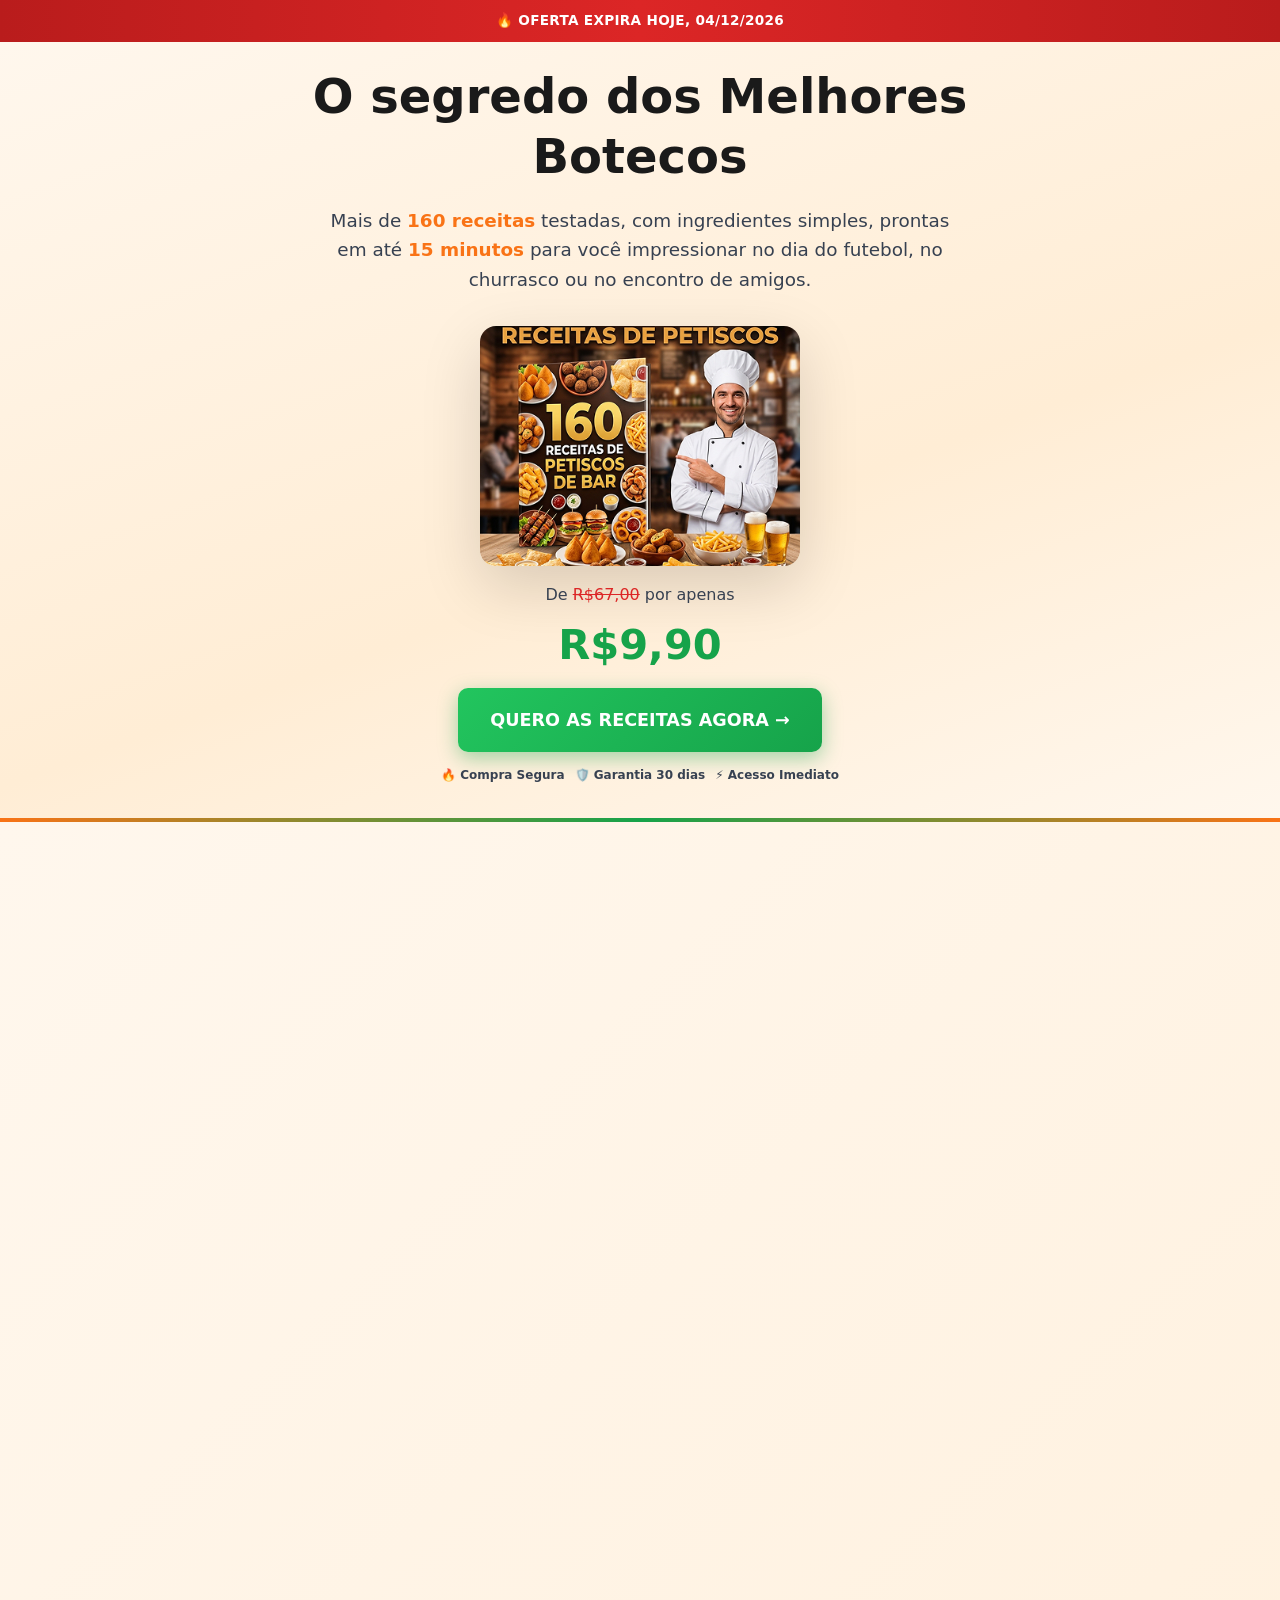
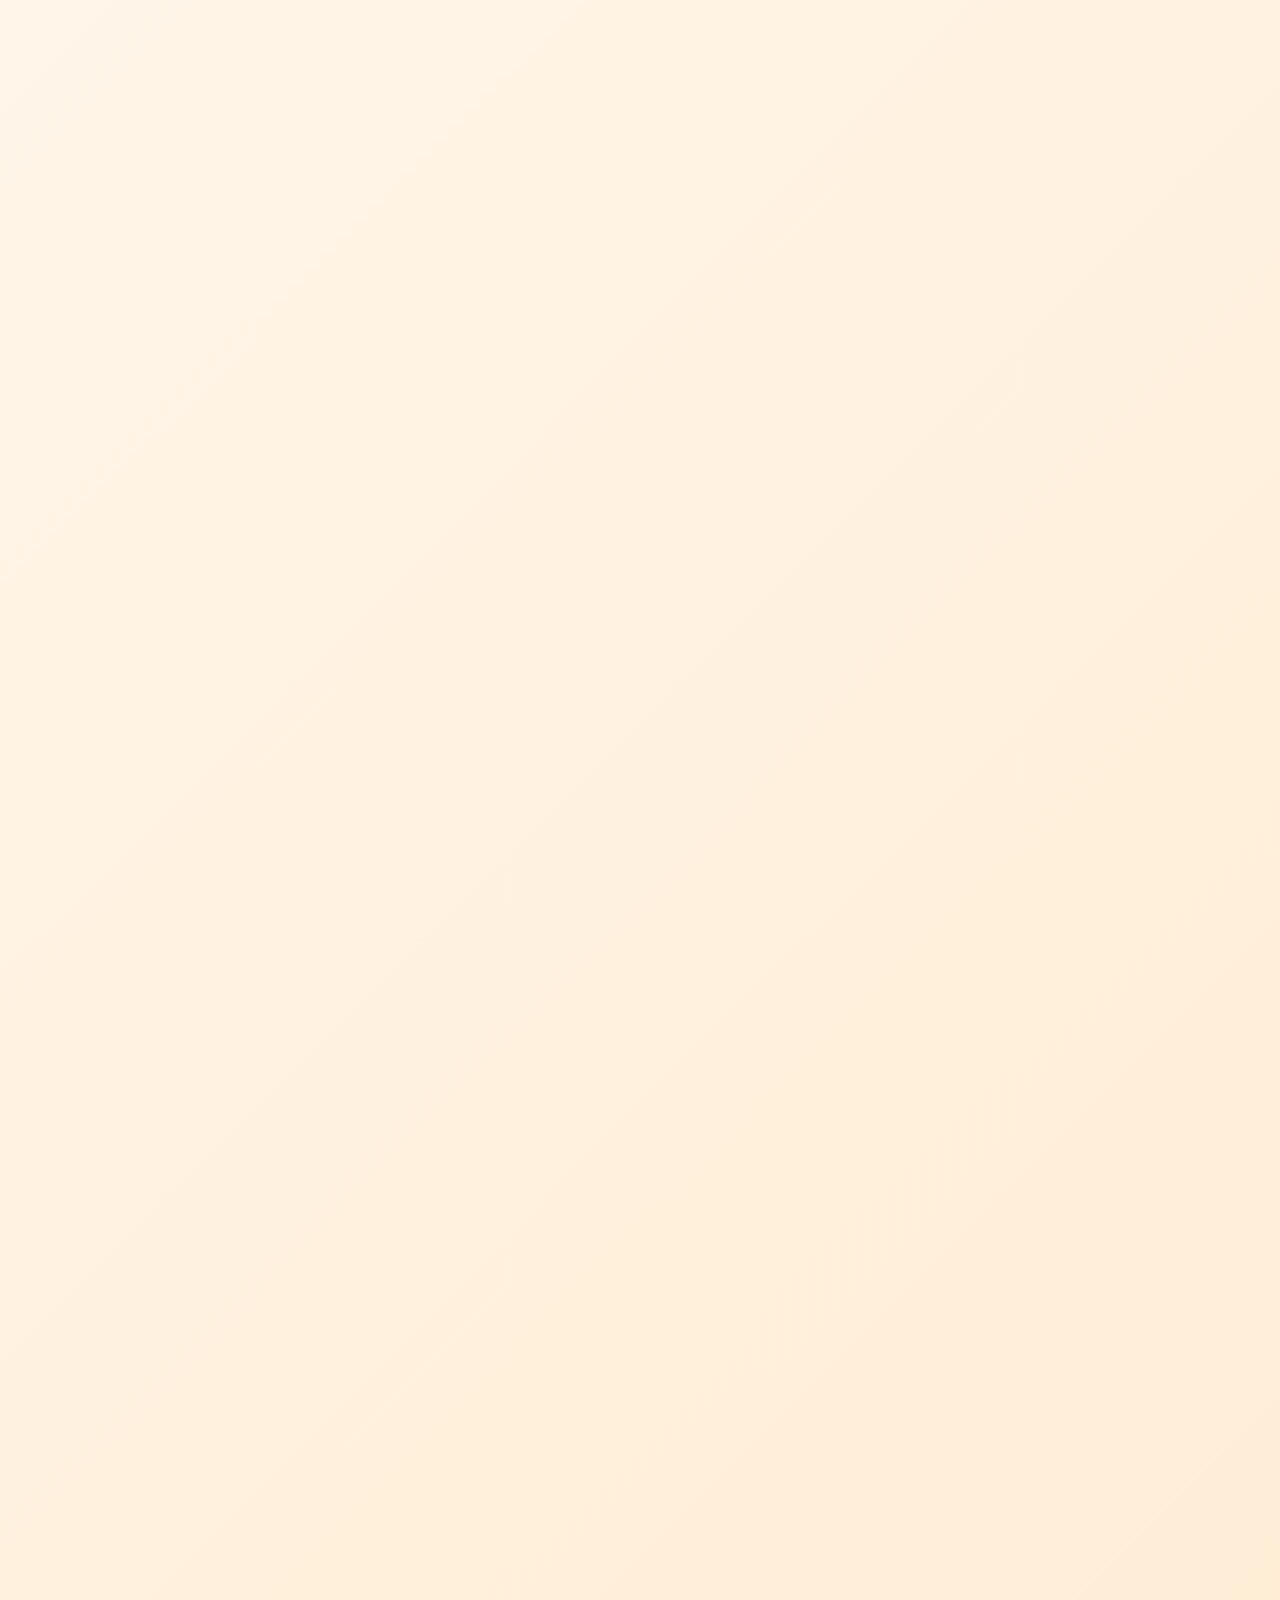
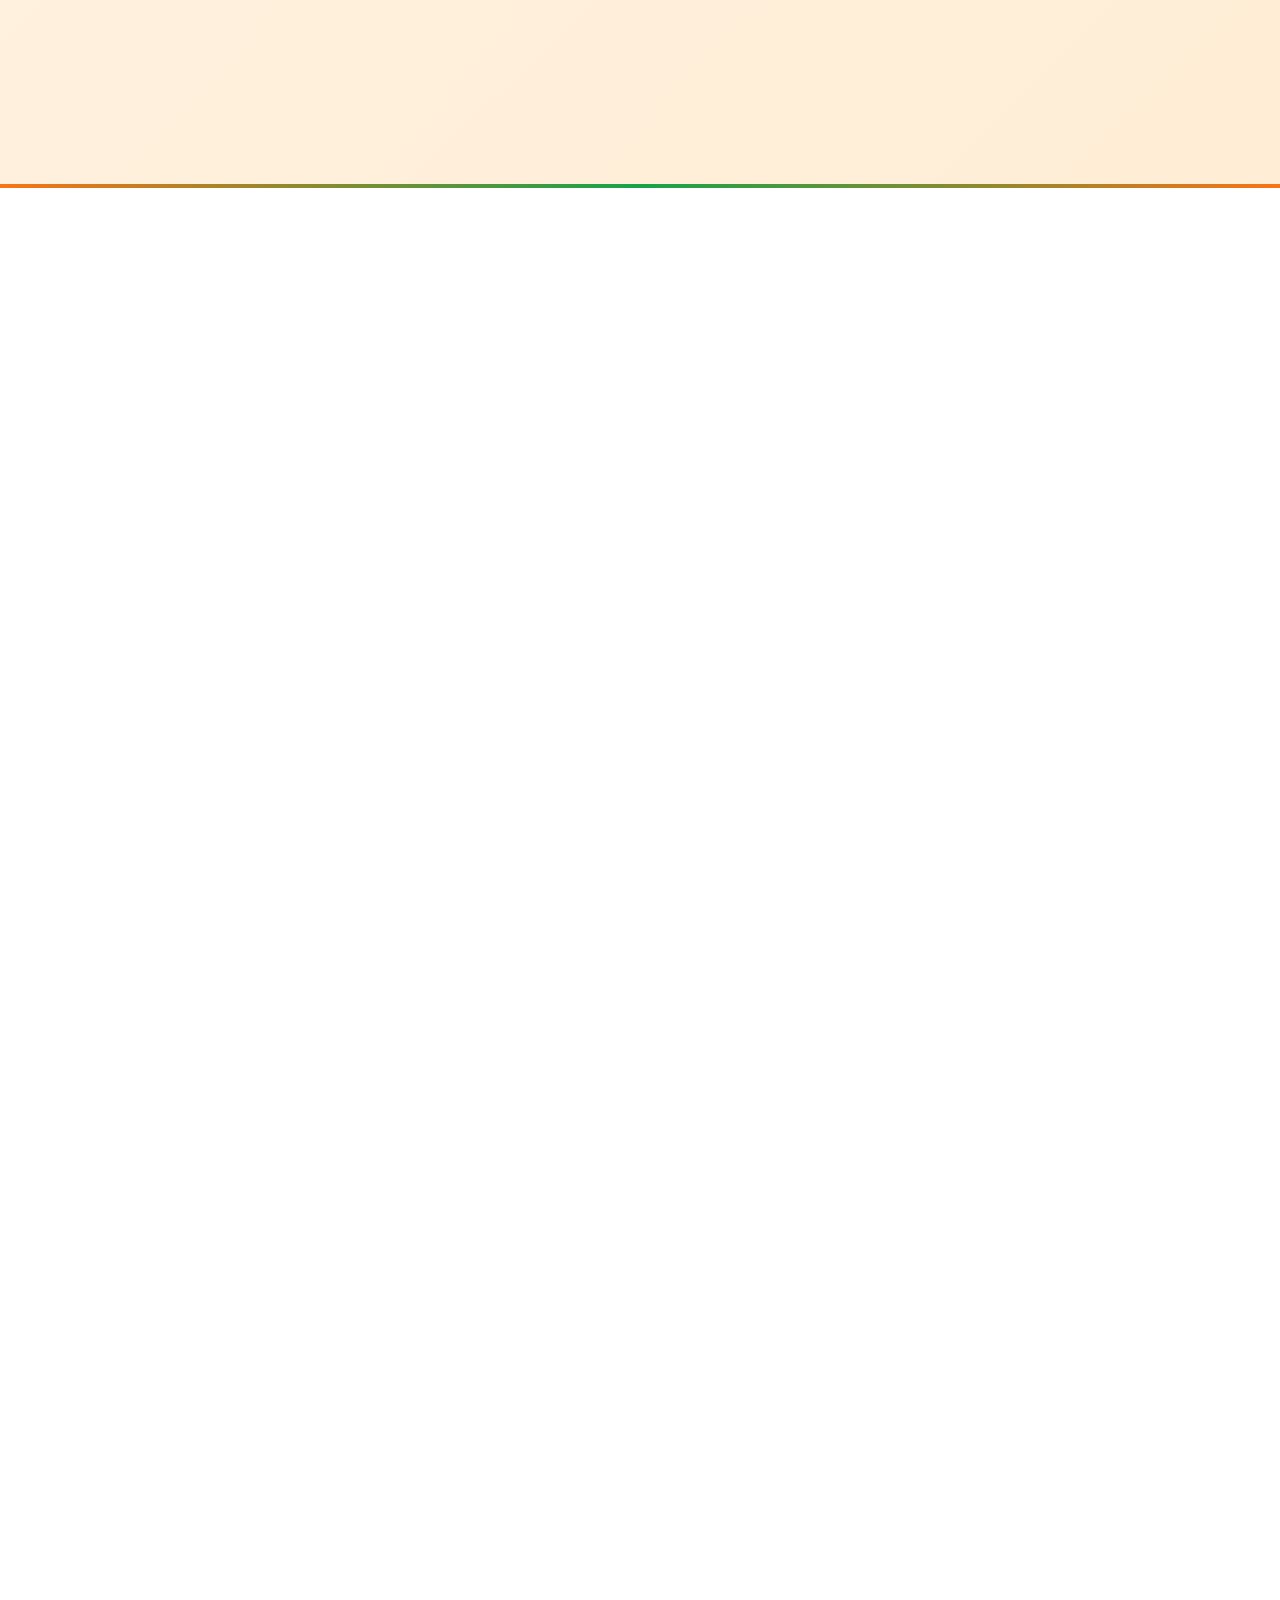
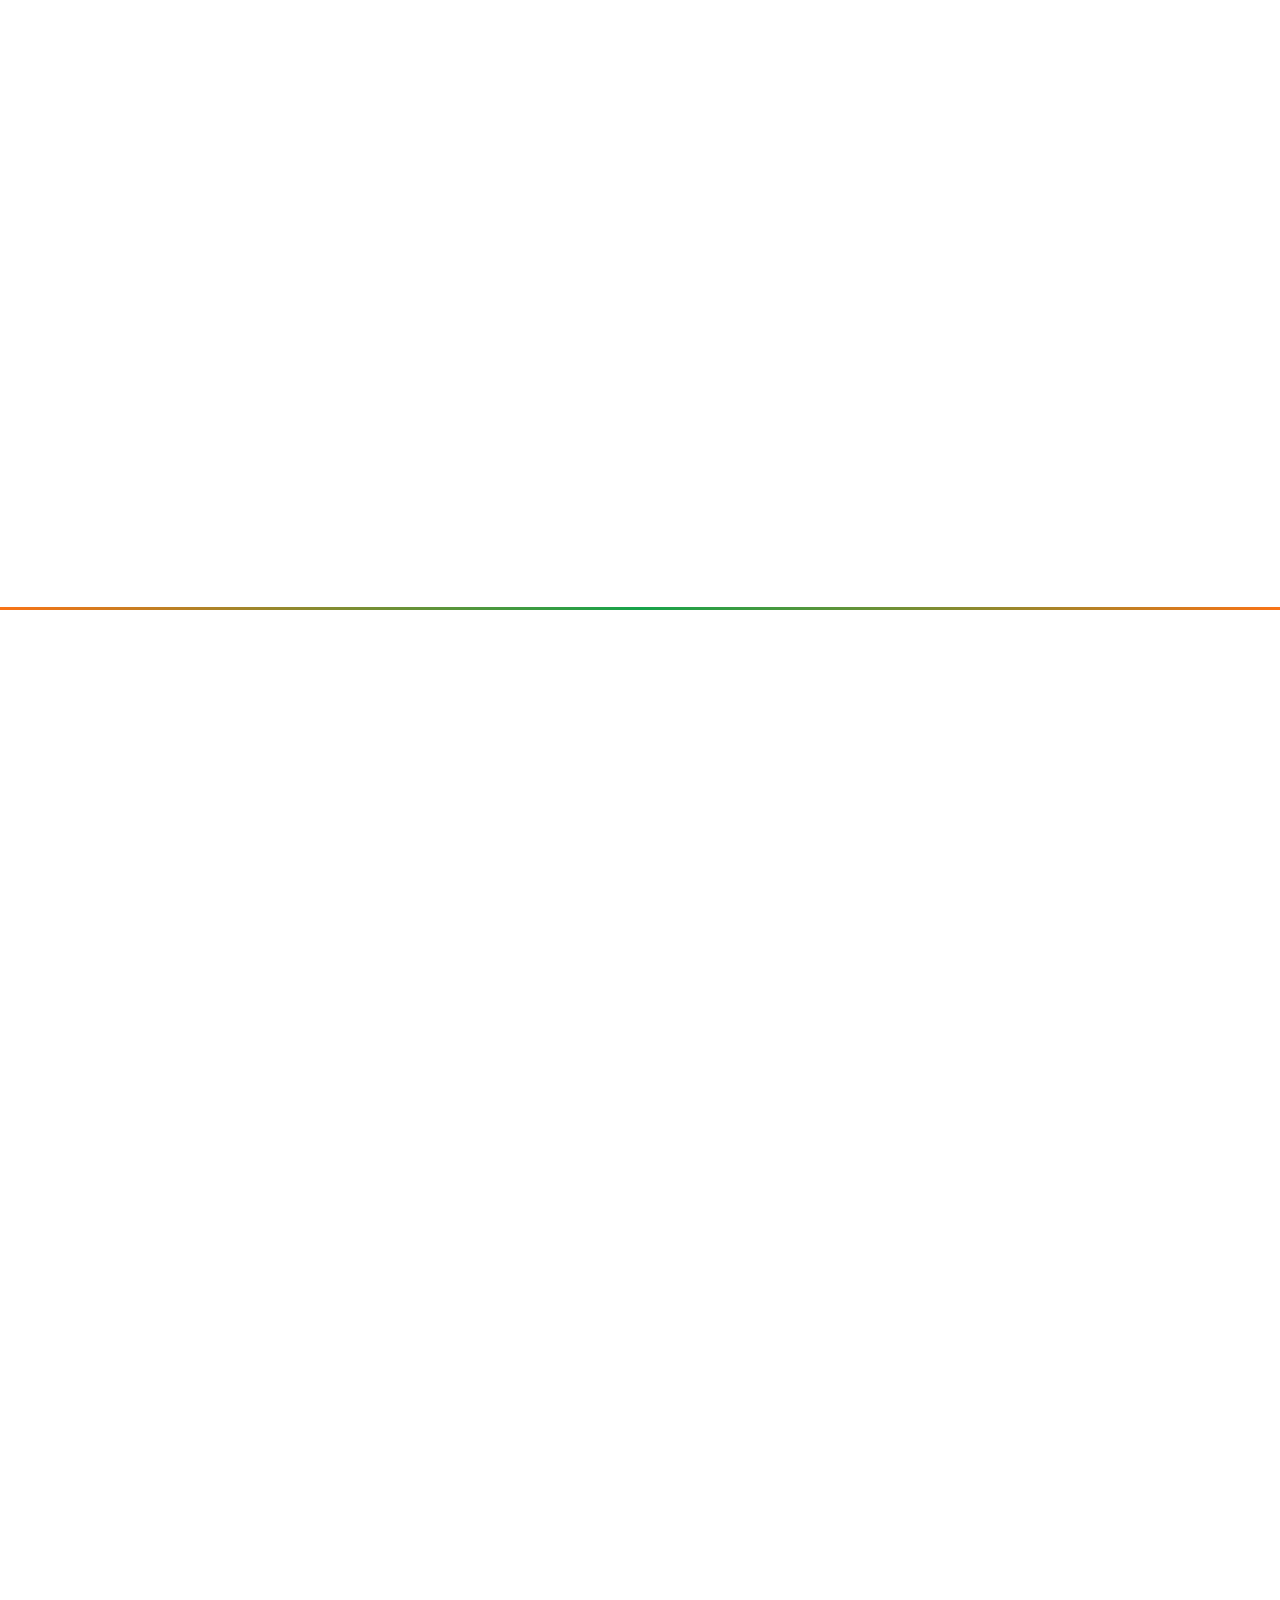
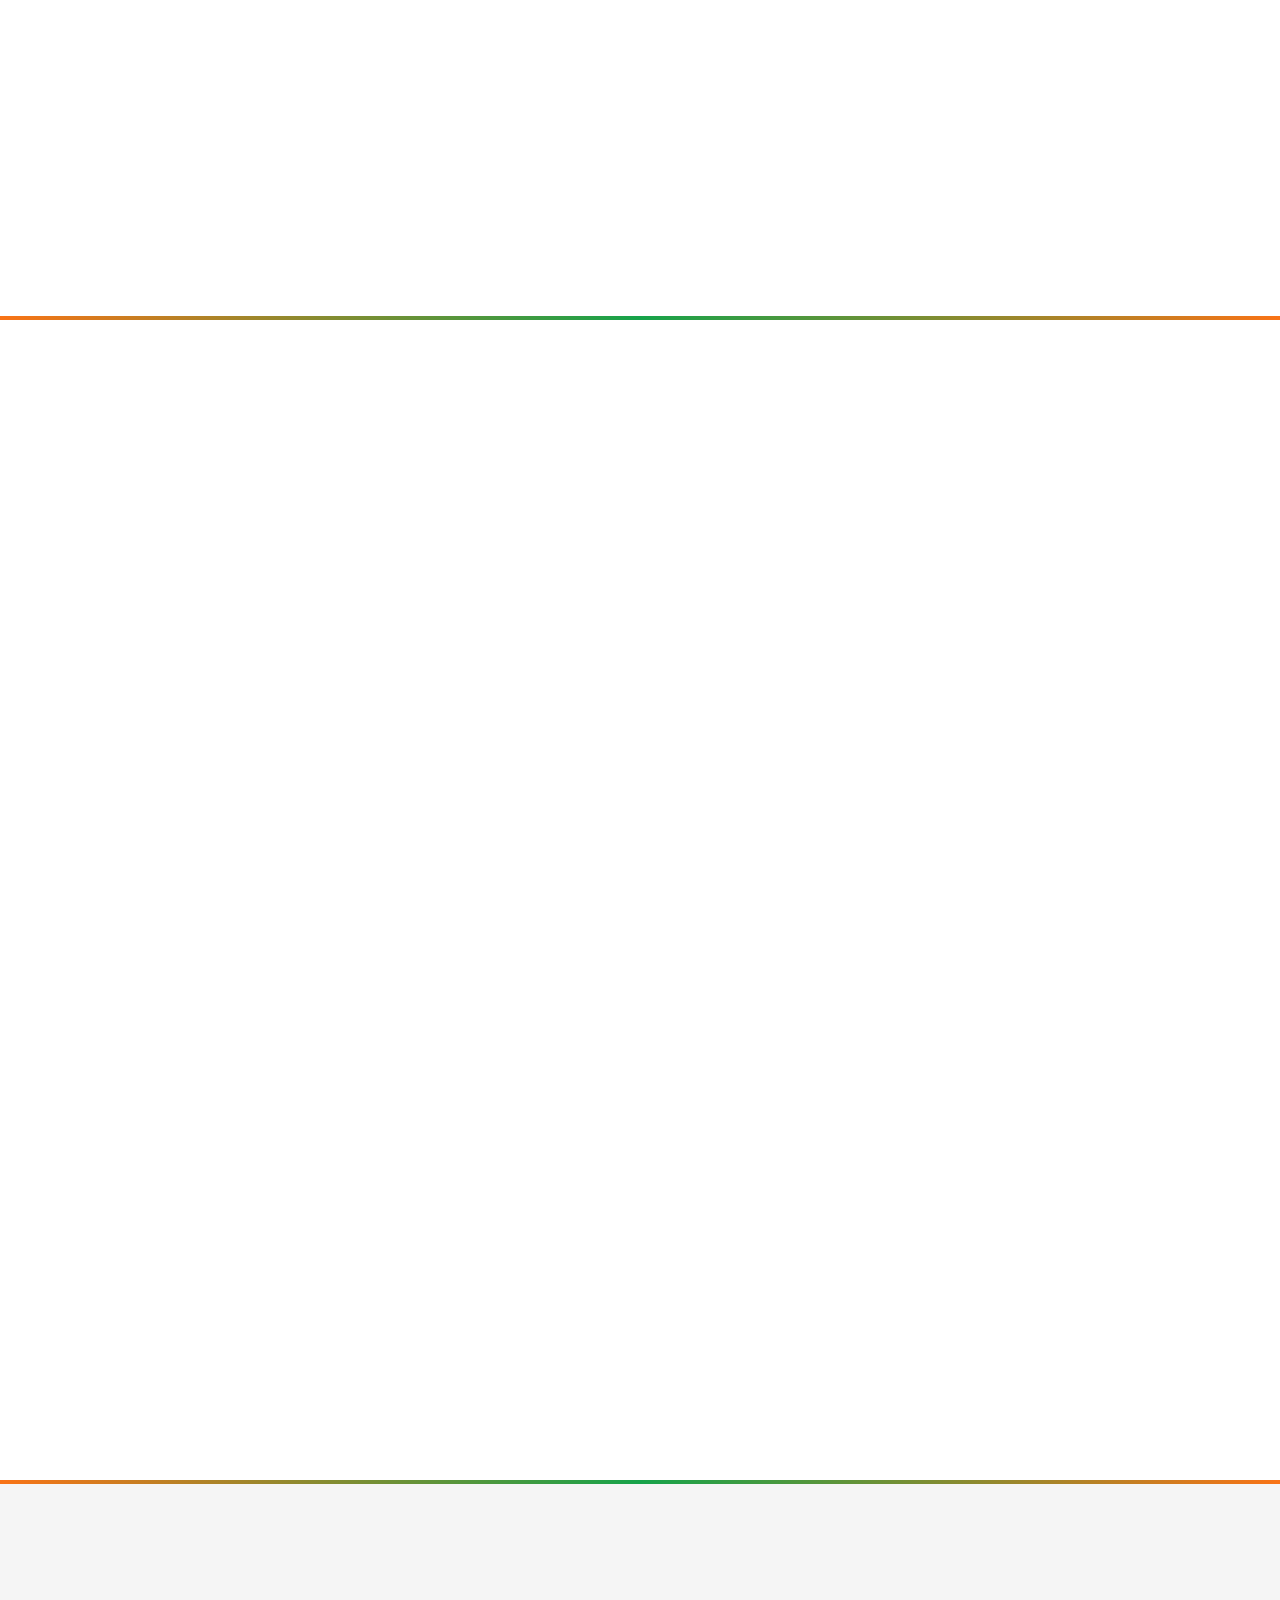
<file: index.html>
<!DOCTYPE html>
<html lang="pt-BR">
<head>
  <meta charset="UTF-8" />
  <meta name="viewport" content="width=device-width, initial-scale=1.0" />
  <meta name="theme-color" content="#F97316" />
  <title>Petiscos de Boteco — Guia Completo</title>
  <link rel="preload" as="image" href="public/hero.jpg" fetchpriority="high" />
  <link rel="stylesheet" href="style.css" />
<script
src="https://cdn.utmify.com.br/scripts/utms/latest.js"
data-utmify-prevent-xcod-sck
data-utmify-prevent-subids
data-utmify-ignore-iframe
data-utmify-is-cartpanda
async
defer
></script>

  <script type="text/javascript">
    (function(c,l,a,r,i,t,y){
        c[a]=c[a]||function(){(c[a].q=c[a].q||[]).push(arguments)};
        t=l.createElement(r);t.async=1;t.src="https://www.clarity.ms/tag/"+i;
        y=l.getElementsByTagName(r)[0];y.parentNode.insertBefore(t,y);
    })(window, document, "clarity", "script", "wn00gstpcp");
  </script>

  <script>
  window.pixelId = "69fd3b2fe3e1a566bbff4e13";
  var a = document.createElement("script");
  a.setAttribute("async", "");
  a.setAttribute("defer", "");
  a.setAttribute("src", "https://cdn.utmify.com.br/scripts/pixel/pixel.js");
  document.head.appendChild(a);
  </script>

  <script>
  !function(f,b,e,v,n,t,s)
  {if(f.fbq)return;n=f.fbq=function(){n.callMethod?
  n.callMethod.apply(n,arguments):n.queue.push(arguments)};
  if(!f._fbq)f._fbq=n;n.push=n;n.loaded=!0;n.version='2.0';
  n.queue=[];t=b.createElement(e);t.async=!0;
  t.src=v;s=b.getElementsByTagName(e)[0];
  s.parentNode.insertBefore(t,s)}(window, document,'script',
  'https://connect.facebook.net/en_US/fbevents.js');
  fbq('init', '1548798916867220');
  fbq('track', 'PageView');
  </script>
  <noscript><img height="1" width="1" style="display:none"
  src="https://www.facebook.com/tr?id=1548798916867220&ev=PageView&noscript=1"
  /></noscript>

</head>
<body>

<!-- URGENCY BAR -->
<div id="urgency-bar">
  <span style="white-space:nowrap;">🔥 OFERTA EXPIRA HOJE, <span id="today-date">27/05/2026</span></span>
</div>

<!-- DOBRA 1 — HERO -->
<section id="hero">
  <div class="container">
    <h1>O segredo dos Melhores Botecos</h1>
    <p class="sub">Mais de <span class="hl"><b>160 receitas</b></span> testadas, com ingredientes simples, prontas em até <span class="hl"><b>15 minutos</b></span> para você impressionar no dia do futebol, no churrasco ou no encontro de amigos.</p>
    <div class="hero-img">
      <img src="public/hero.jpg" alt="Guia de Petiscos de Boteco" fetchpriority="high" />
    </div>

    <div class="price-hero">
      <span class="de">De <s class="riscado">R$67,00</s> por apenas</span>
      <span class="por">R$9,90</span>
    </div>

    <a href="#planos" class="btn btn-yellow btn-pulse">QUERO AS RECEITAS AGORA →</a>

    <div class="trust-badges">
      <span>🔥 Compra Segura</span>
      <span>🛡️ Garantia 30 dias</span>
      <span>⚡ Acesso Imediato</span>
    </div>
  </div>
</section>

<div class="divider"></div>

<!-- DOBRA 2 — ENTREGÁVEIS -->
<section id="entregaveis" class="section-orange">
  <div class="container">
    <div class="badge badge-green">O que vem no seu guia</div>
    <h2>O Que Você Vai <span class="hl">Receber?</span></h2>
    <div class="features-grid">
      <div class="feature-card">
        <div class="icon">📖</div>
        <div><h3>+160 Receitas Testadas:</h3><p>Clássicos que a galera pede de novo e receitas novas que vão virar favoritas.</p></div>
      </div>
      <div class="feature-card">
        <div class="icon">👨‍🍳</div>
        <div><h3>Segredo da Crocância:</h3><p>A técnica exata que separa petisco de boteco do petisco de casa.</p></div>
      </div>
      <div class="feature-card">
        <div class="icon">⏱️</div>
        <div><h3>Pronto em Minutos:</h3><p>Do zero ao prato em até 15 minutos, sem enrolação e sem bagunça.</p></div>
      </div>
      <div class="feature-card">
        <div class="icon">🎉</div>
        <div><h3>Você Vira Referência:</h3><p>Toda vez que tiver petisco na mesa, vão perguntar onde você aprendeu.</p></div>
      </div>
      <div class="feature-card">
        <div class="icon">🔥</div>
        <div><h3>Versão Airfryer Inclusa:</h3><p>Crocante por fora, macio por dentro, sem fritar, sem óleo, sem culpa.</p></div>
      </div>
      <div class="feature-card">
        <div class="icon">🛒</div>
        <div><h3>Ingredientes Baratos:</h3><p>Tudo que você precisa tá no mercadinho do seu bairro.</p></div>
      </div>
      <div class="feature-card">
        <div class="icon">🎁</div>
        <div><h3>4 Bônus Exclusivos:</h3><p>Mais de 100 receitas extras que chegam de graça junto com o guia.</p></div>
      </div>
    </div>
  </div>
</section>

<div class="divider"></div>

<!-- DOBRA — POR QUE É INDISPENSÁVEL -->
<section id="indispensavel">
  <div class="container">

    <h1>Por que esse material <span class="hl">não pode faltar</span> na sua cozinha?</h1>
    <br><br>
    <div class="indis-fotos">
      <div class="foto-grande">
        <img src="public/1.jpg" alt="Petiscos de boteco" loading="lazy" decoding="async" />
      </div>
      <div class="fotos-menores">
        <img src="public/2.jpg" alt="Petisco 2" loading="lazy" decoding="async" />
        <img src="public/3.jpg" alt="Petisco 3" loading="lazy" decoding="async" />
      </div>
    </div>

    <div class="indis-copy">
      <p class="indis-chamada">Chega de petisco <span class="hl">sem graça, encharcado, sem crocância</span> e sem elogio nenhum.</p>

      <p class="indis-texto">Você merece servir aquela comida de boteco que faz todo mundo parar de conversar pra elogiar. Reunimos 160 receitas com o passo a passo exato pra você fritar, assar e temperar do jeito certo na primeira tentativa, sem erro e sem bagunça.</p>

      <p class="indis-destaque"><span class="hl">Crocância, Sabor e Elogios.</span> É isso que você vai colocar na mesa.</p>

      <ul class="indis-checks">
        <li>✅ Fazer Petiscos de Boteco Deliciosos <strong>SEM SUJEIRA e SEM ERRO!</strong></li>
        <li>✅ Preparar Delícias Crocantes <strong>EM MENOS DE 15 MINUTOS!</strong></li>
        <li>✅ São mais de <strong>160 Receitas DIFERENTES!</strong></li>
      </ul>

      <div style="text-align:center;">
        <a href="#planos" class="btn btn-yellow btn-pulse">QUERO DOMINAR OS PETISCOS AGORA</a>
      </div>
    </div>

  </div>
</section>

<div class="divider"></div>

<!-- DOBRA 3 — AMOSTRAS -->
<section id="amostras">
  <div class="container">
    <div class="badge">Prévia do conteúdo</div>
    <h2>Você vai incluir <span class="hl">receitas gostosas</span> como essas no seu dia a dia</h2>
    <p class="sub2">Uma pequena amostra do que você vai aprender</p>

    <div class="recipes-grid">
      <div class="recipe-card">
        <div class="recipe-thumb"><img src="public/frango.jpg" alt="Frango Crocante" loading="lazy" decoding="async" /></div>
        <div class="recipe-body">
          <h3>Frango Crocante de Boteco</h3>
          <div class="recipe-meta">
            <span class="recipe-tag tag-time">⏱ 15 min</span>
            <span class="recipe-tag tag-ing">4 ingredientes</span>
          </div>
          <p>Empanado crocante por fora, suculento por dentro, o segredo está na marinada</p>
        </div>
      </div>
      <div class="recipe-card">
        <div class="recipe-thumb"><img src="public/queijo.jpg" alt="Queijo Coalho" loading="lazy" decoding="async" /></div>
        <div class="recipe-body">
          <h3>Queijo Coalho Econômico</h3>
          <div class="recipe-meta">
            <span class="recipe-tag tag-time">⏱ 8 min</span>
            <span class="recipe-tag tag-ing">3 ingredientes</span>
          </div>
          <p>Crocante por fora, derretendo por dentro</p>
        </div>
      </div>
      <div class="recipe-card">
        <div class="recipe-thumb"><img src="public/calabresa.jpg" alt="Calabresa" loading="lazy" decoding="async" /></div>
        <div class="recipe-body">
          <h3>Calabresa Deliciosa na Airfryer</h3>
          <div class="recipe-meta">
            <span class="recipe-tag tag-time">⏱ 10 min</span>
            <span class="recipe-tag tag-ing">2 ingredientes</span>
          </div>
          <p>O clássico favorito dos botecos com um toque que faz a diferença</p>
        </div>
      </div>
      <div class="recipe-card">
        <div class="recipe-thumb"><img src="public/pastel.jpg" alt="Pastel" loading="lazy" decoding="async" /></div>
        <div class="recipe-body">
          <h3>Pastel Crocante de Carne</h3>
          <div class="recipe-meta">
            <span class="recipe-tag tag-time">⏱ 12 min</span>
            <span class="recipe-tag tag-ing">5 ingredientes</span>
          </div>
          <p>Massa fininha e crocante sem aquela gordura excessiva</p>
        </div>
      </div>
      <div class="recipe-card">
        <div class="recipe-thumb"><img src="public/medalhao.jpg" alt="Medalhão de Mandioca" loading="lazy" decoding="async" /></div>
        <div class="recipe-body">
          <h3>Espeto de Medalhão de Mandioca</h3>
          <div class="recipe-meta">
            <span class="recipe-tag tag-time">⏱ 8 min</span>
            <span class="recipe-tag tag-ing">2 ingredientes</span>
          </div>
          <p>Crocante por fora, derretendo por dentro, o jeito certo de fazer mandioca de uma vez por todas.</p>
        </div>
      </div>
      <div class="recipe-card">
        <div class="recipe-thumb"><img src="public/camarao.jpg" alt="Camarão Empanado" loading="lazy" decoding="async" /></div>
        <div class="recipe-body">
          <h3>Camarão Empanado de Bar</h3>
          <div class="recipe-meta">
            <span class="recipe-tag tag-time">⏱ 14 min</span>
            <span class="recipe-tag tag-ing">4 ingredientes</span>
          </div>
          <p>Aquele petisco premium que impressiona qualquer convidado</p>
        </div>
      </div>
    </div>

    <div class="e-muito-mais">
      <h3>E MUITO MAIS...</h3>
      <p>São mais de 160 receitas perfeitas pra quem ama o sabor de boteco, mas quer praticidade no dia a dia.</p>
      <a href="#planos" class="btn btn-green">QUERO AS RECEITAS!</a>
    </div>
  </div>
</section>

<div class="divider"></div>

<!-- DOBRA 5 — BÔNUS -->
<section id="bonus" class="section-dark">
  <div class="container">
    <div class="badge" style="background:var(--orange);">Grátis com sua compra</div>
    <h2>E tem mais! Adquirindo hoje <u>você</u> receberá totalmente grátis 4 Bônus Exclusivos!</h2>
    <p class="subtitle">Compre hoje e leve junto, sem pagar nada a mais:</p>

    <div class="bonus-grid">
      <div class="bonus-item">
        <div class="bvalue"><div class="de">R$47,00</div><div class="gratis">GRÁTIS</div></div>
        <div class="bicon"><img src="public/molhos.jpg" alt="Molhos e Temperos" loading="lazy" decoding="async" /></div>
        <br>
        <div class="binfo">
          <h3>Petiscos Gourmet e Econômicos que Viciam</h3>
          <p>As receitas baratas que parecem caras — e as sofisticadas que qualquer um consegue fazer. Tudo com aquele sabor que ninguém consegue parar de comer.</p>
        </div>
      </div>
      <div class="bonus-item">
        <div class="bvalue"><div class="de">R$20,00</div><div class="gratis">GRÁTIS</div></div>
        <div class="bicon"><img src="public/fritura.jpg" alt="Fritura Sem Medo" loading="lazy" decoding="async" /></div>
        <br>
        <div class="binfo">
          <h3>Fritura Sem Medo: O Método Crocante</h3>
          <p>O guia técnico que ninguém te deu: temperatura certa, óleo ideal, ponto exato. Nunca mais petisco mole, encharcado ou queimado por fora e cru por dentro.</p>
        </div>
      </div>
      <div class="bonus-item">
        <div class="bvalue"><div class="de">R$37,00</div><div class="gratis">GRÁTIS</div></div>
        <div class="bicon"><img src="public/petisco.jpg" alt="Petisco Congelado" loading="lazy" decoding="async" /></div>
        <br>
        <div class="binfo">
          <h3>Petisco Congelado: Faça Hoje, Sirva Quando Quiser</h3>
          <p>As melhores receitas do guia adaptadas para congelar, você prepara uma vez e tem petisco pronto pra qualquer momento por semanas.</p>
        </div>
      </div>
      <div class="bonus-item">
        <div class="bvalue"><div class="de">R$37,00</div><div class="gratis">GRÁTIS</div></div>
        <div class="bicon"><img src="public/tabua.jpg" alt="Tábua de Boteco" loading="lazy" decoding="async" /></div>
        <br>
        <div class="binfo">
          <h3>Como Montar uma Tábua de Boteco Irresistível</h3>
          <p>O passo a passo pra montar aquela tábua farta e bonita que todo mundo fotografa antes de comer.</p>
        </div>
      </div>
    </div>

    <div class="bonus-total">
      <p>Se fosse comprar cada um desses guias separadamente, pagaria mais de</p>
      <strong><s>R$141,00.</s> Hoje, você leva tudo por R$19,90</strong>
    </div>
  </div>
</section>

<div class="divider"></div>

<!-- DOBRA 6 — DEPOIMENTOS -->
<section id="depoimentos">
  <div class="container">
    <div class="badge badge-green">Quem já comprou aprovou</div>
    <h2>O Que Estão Dizendo</h2>
    <div class="testimonials-grid">

      <div class="testimonial">
        <div class="t-header">
          <div class="t-avatar"><img src="public/mulher1.jpg" alt="Ana Paula M." loading="lazy" decoding="async" /></div>
          <div class="t-meta"><span class="t-name">Ana Paula M.</span><span class="t-time">2h</span></div>
          <span class="t-dots">···</span>
        </div>
        <p class="t-text">Amei, essas receitas são sensacionais, preparei os pastéis pros meus filhos e ficaram perfeitos. Agora vou chamar minhas amigas pra gente fazer uma tábua de petiscos</p>
        <div class="t-footer">
          <span class="t-likes">❤️ 23</span>
          <span>Curtir</span><span>Comentar</span><span>Compartilhar</span>
        </div>
      </div>

      <div class="testimonial">
        <div class="t-header">
          <div class="t-avatar"><img src="public/homem1.jpg" alt="Carlos R." loading="lazy" decoding="async" /></div>
          <div class="t-meta"><span class="t-name">Carlos R.</span><span class="t-time">5h</span></div>
          <span class="t-dots">···</span>
        </div>
        <p class="t-text">O segredo da crocância mudou tudo kkkk, eu fazia meus galetos de frango na airfryer e nunca dava certo, agora acerto toda vez, nunca mais errei...</p>
        <div class="t-footer">
          <span class="t-likes">❤️ 34</span>
          <span>Curtir</span><span>Comentar</span><span>Compartilhar</span>
        </div>
      </div>

      <div class="testimonial">
        <div class="t-header">
          <div class="t-avatar"><img src="public/mulher2.jpg" alt="Fernanda L." loading="lazy" decoding="async" /></div>
          <div class="t-meta"><span class="t-name">Fernanda L.</span><span class="t-time">1d</span></div>
          <span class="t-dots">···</span>
        </div>
        <p class="t-text">Tô impressionada com a variedade! Comprei achando que não ia usar muito e fiz 8 receitas no primeiro mês. Meu marido virou meu maior fã ❤️</p>
        <div class="t-footer">
          <span class="t-likes">❤️ 45</span>
          <span>Curtir</span><span>Comentar</span><span>Compartilhar</span>
        </div>
      </div>

      <div class="testimonial">
        <div class="t-header">
          <div class="t-avatar"><img src="public/homem2.jpg" alt="Ricardo S." loading="lazy" decoding="async" /></div>
          <div class="t-meta"><span class="t-name">Ricardo S.</span><span class="t-time">1d</span></div>
          <span class="t-dots">···</span>
        </div>
        <p class="t-text">Os bônus valem mais que o guia principal. Os molhos transformaram completamente minha cozinha. Recomendo demais pra todo mundo!</p>
        <div class="t-footer">
          <span class="t-likes">❤️ 18</span>
          <span>Curtir</span><span>Comentar</span><span>Compartilhar</span>
        </div>
      </div>

      <div class="testimonial">
        <div class="t-header">
          <div class="t-avatar"><img src="public/homem3.jpg" alt="João Victor T." loading="lazy" decoding="async" /></div>
          <div class="t-meta"><span class="t-name">João Victor T.</span><span class="t-time">2d</span></div>
          <span class="t-dots">···</span>
        </div>
        <p class="t-text">Toda quinta tem encontro com meus amigos do futebol, segui as receitas e melhorei muito a qualidade dos petiscos que faço. A galera curtiu muito, com uma cervejinha então nem se fala</p>
        <div class="t-footer">
          <span class="t-likes">❤️ 29</span>
          <span>Curtir</span><span>Comentar</span><span>Compartilhar</span>
        </div>
      </div>

      <div class="testimonial">
        <div class="t-header">
          <div class="t-avatar"><img src="public/mulher3.jpg" alt="Mariana C." loading="lazy" decoding="async" /></div>
          <div class="t-meta"><span class="t-name">Mariana C.</span><span class="t-time">3d</span></div>
          <span class="t-dots">···</span>
        </div>
        <p class="t-text">Recebi o guia pelo WhatsApp em menos de 5 minutos. Já estava fazendo receita no mesmo dia. Super prático e as fotos ficaram lindas! 😍</p>
        <div class="t-footer">
          <span class="t-likes">❤️ 51</span>
          <span>Curtir</span><span>Comentar</span><span>Compartilhar</span>
        </div>
      </div>

    </div>
  </div>
</section>

<div class="divider"></div>

<!-- DOBRA 7 — PLANOS -->
<section id="planos" class="section-orange">
  <div class="container">
    <div class="badge">Escolha seu plano</div>
    <h2>Garanta Seu Guia <span class="hl">Agora</span></h2>
    <p class="subtitle">Oferta válida somente hoje — preço volta a <span class="hl">R$67,00</span> à meia-noite</p>

    <div class="plans-grid">

      <!-- PREMIUM -->
      <div class="plan-card featured">
        <div class="plan-badge">⭐ 97% ESCOLHEM ESTE</div>
        <div class="plan-header">
          <div class="plan-name">Premium</div>
          <p class="plan-desc">O dobro de receitas + todos os bônus</p>
          <div class="plan-price">
            <div class="from">De R$97,00</div>
            <div>
              <span class="amount">R$19</span><span class="cents">,90</span>
            </div>
            <div class="period">acesso vitalício · entrega no WhatsApp</div>
          </div>
        </div>
        <div class="plan-features">
          <div class="plan-feature"><span class="picon">✅</span> 160 Receitas (o dobro!)</div>
          <div class="plan-feature"><span class="picon">✅</span> +50 Receitas Airfryer</div>
          <div class="plan-feature"><span class="picon">✅</span> Segredos de Chef inclusos</div>
          <div class="plan-feature"><span class="picon">✅</span> Acesso Vitalício + Atualizações</div>
          <div class="plan-feature"><span class="picon">✅</span> Entrega NO WHATSAPP E E-MAIL</div>
          <div class="plan-feature"><span class="picon">✅</span> Garantia de 30 dias</div>
          <div class="plan-feature"><span class="picon">🎁</span> Petiscos Gourmet e Econômicos que Viciam</div>
          <div class="plan-feature"><span class="picon">🎁</span> Fritura Sem Medo: O Método Crocante</div>
          <div class="plan-feature"><span class="picon">🎁</span> Petisco Congelado: Faça Hoje, Sirva Quando Quiser</div>
          <div class="plan-feature"><span class="picon">🎁</span> Como Montar uma Tábua de Boteco Irresistível</div>
        </div>
        <div class="plan-cta">
          <a href="https://mundoconhecimento.mycartpanda.com/checkout/209973656:1" class="btn btn-green btn-full" onclick="event.preventDefault(); redirectWithParams('https://mundoconhecimento.mycartpanda.com/checkout/209973656:1')">Quero a Coleção Completa</a>
        </div>
      </div>

      <!-- BÁSICO -->
      <div class="plan-card">
        <div class="plan-header">
          <div class="plan-name">Básico</div>
          <p class="plan-desc">Tudo que você precisa para começar</p>
          <div class="plan-price">
            <div class="from">De R$47,00</div>
            <div>
              <span class="amount">R$9</span><span class="cents">,90</span>
            </div>
            <div class="period">acesso vitalício · download por e-mail</div>
          </div>
        </div>
        <div class="plan-features">
          <div class="plan-feature"><span class="picon">✅</span> Guia com 80 Receitas Testadas</div>
          <div class="plan-feature"><span class="picon">✅</span> Versões Fritas e Assadas</div>
          <div class="plan-feature"><span class="picon">✅</span> Acesso por 6 meses</div>
          <div class="plan-feature"><span class="picon">✅</span> Download por E-mail</div>
          <div class="plan-feature missing"><span class="picon"></span> 80+ Receitas (dobro)</div>
          <div class="plan-feature missing"><span class="picon"></span> Petiscos Gourmet e Econômicos que Viciam</div>
          <div class="plan-feature missing"><span class="picon"></span> Entrega no WhatsApp</div>
          <div class="plan-feature missing"><span class="picon"></span> Todos os 4 Bônus</div>
        </div>
        <div class="plan-cta">
          <a href="/upsell.html" class="btn btn-yellow btn-full" onclick="event.preventDefault(); redirectWithParams('/upsell.html')">Quero Começar</a>
        </div>
      </div>

      <div class="anchor-text">
      💡 Por apenas <strong>R$10,00 a mais</strong> você leva o dobro de receitas, todos os bônus e ainda recebe direto no WhatsApp. Faz sentido pegar o básico?
      </div>

    </div>
  </div>
</section>

<div class="divider"></div>

<!-- DOBRA 8 — GARANTIA -->
<section id="garantia">
  <div class="container">
    <div class="garantia-inner">
      <div class="garantia-badge"><img src="public/30dias.png" alt="Garantia 30 dias" loading="lazy" decoding="async" /></div>
      <div class="garantia-text">
        <h2>Garantia incondicional de 30 Dias.</h2>
        <p>Testou e não gostou? Devolvemos seu dinheiro sem burocracia! Você tem 30 dias para experimentar e, se não for pra você, basta pedir o reembolso. O risco é 100% nosso, você não tem nada a perder. Experimente com total tranquilidade.</p>
      </div>
    </div>
  </div>
</section>

<div class="divider"></div>

<!-- DOBRA 9 — FAQ -->
<section id="faq">
  <div class="container">
    <div class="badge badge-green">Dúvidas Frequentes</div>
    <h2>Perguntas <span class="hl">&</span> Respostas</h2>
    <div class="faq-list">
      <div class="faq-item">
        <button class="faq-q">
          Preciso ter experiência na cozinha? <span class="arrow">▼</span>
        </button>
        <div class="faq-a">
          <div class="faq-a-inner">Não! As receitas foram criadas para qualquer pessoa, incluindo quem nunca cozinhou antes. O passo a passo é claro e detalhado, com dicas para cada etapa.</div>
        </div>
      </div>
      <div class="faq-item">
        <button class="faq-q">
          Como vou receber o guia? <span class="arrow">▼</span>
        </button>
        <div class="faq-a">
          <div class="faq-a-inner">Plano Básico: você recebe o link de download por e-mail imediatamente após o pagamento. Plano Premium: você recebe direto no WhatsApp em até 5 minutos após a confirmação.</div>
        </div>
      </div>
      <div class="faq-item">
        <button class="faq-q">
          Os ingredientes são difíceis de encontrar? <span class="arrow">▼</span>
        </button>
        <div class="faq-a">
          <div class="faq-a-inner">De jeito nenhum. Todas as receitas usam ingredientes que você encontra em qualquer mercado do Brasil, sem nada exótico ou importado.</div>
        </div>
      </div>
      <div class="faq-item">
        <button class="faq-q">
          Funciona para quem não tem fritadeira (Airfryer)? <span class="arrow">▼</span>
        </button>
        <div class="faq-a">
          <div class="faq-a-inner">Sim! Todas as receitas têm versão na frigideira convencional ou forno. A Airfryer é só uma opção mais saudável — não é obrigatória.</div>
        </div>
      </div>
      <div class="faq-item">
        <button class="faq-q">
          E se eu não gostar? <span class="arrow">▼</span>
        </button>
        <div class="faq-a">
          <div class="faq-a-inner">Você tem 30 dias de garantia total. Se não ficar satisfeito por qualquer motivo, basta pedir o reembolso e devolvemos 100% do valor. Sem perguntas, sem burocracia.</div>
        </div>
      </div>
      <div class="faq-item">
        <button class="faq-q">
          Posso compartilhar com alguém? <span class="arrow">▼</span>
        </button>
        <div class="faq-a">
          <div class="faq-a-inner">O guia é de uso pessoal. Mas você pode cozinhar para todo mundo — esse é exatamente o objetivo! Para presentear alguém, é só realizar uma nova compra.</div>
        </div>
      </div>
      <div class="faq-item">
        <button class="faq-q">
          O preço vai subir depois? <span class="arrow">▼</span>
        </button>
        <div class="faq-a">
          <div class="faq-a-inner">Sim. Esta oferta é válida somente hoje. À meia-noite o preço volta a R$47,00 para o básico e R$97,00 para o premium. Aproveite enquanto está disponível.</div>
        </div>
      </div>
    </div>
  </div>
</section>

<div class="divider"></div>

<!-- FOOTER CTA -->
<section id="footer-cta">
  <div class="container">
    <h2>Não Perca Essa Oferta!</h2>
    <p>O preço muda à meia-noite. Garanta seu guia agora com desconto máximo.</p>
    <a href="#planos" class="btn btn-yellow btn-pulse">Quero Meu Guia Agora</a>
    <p style="color:#6B7280; font-size:0.8rem; margin-top:16px;">🛡️ Garantia de 30 dias · 🔒 Compra segura</p>
  </div>
</section>

<!-- FOOTER -->
<footer>
  <p>© 2026 Petiscos de Boteco. Todos os direitos reservados.</p>
  <p style="margin-top:8px;">
    <a href="#">Política de Privacidade</a> ·
    <a href="#">Termos de Uso</a> ·
    <a href="#">Suporte</a>
  </p>
</footer>

<script src="script.js" defer></script>
</body>
</html>
</file>
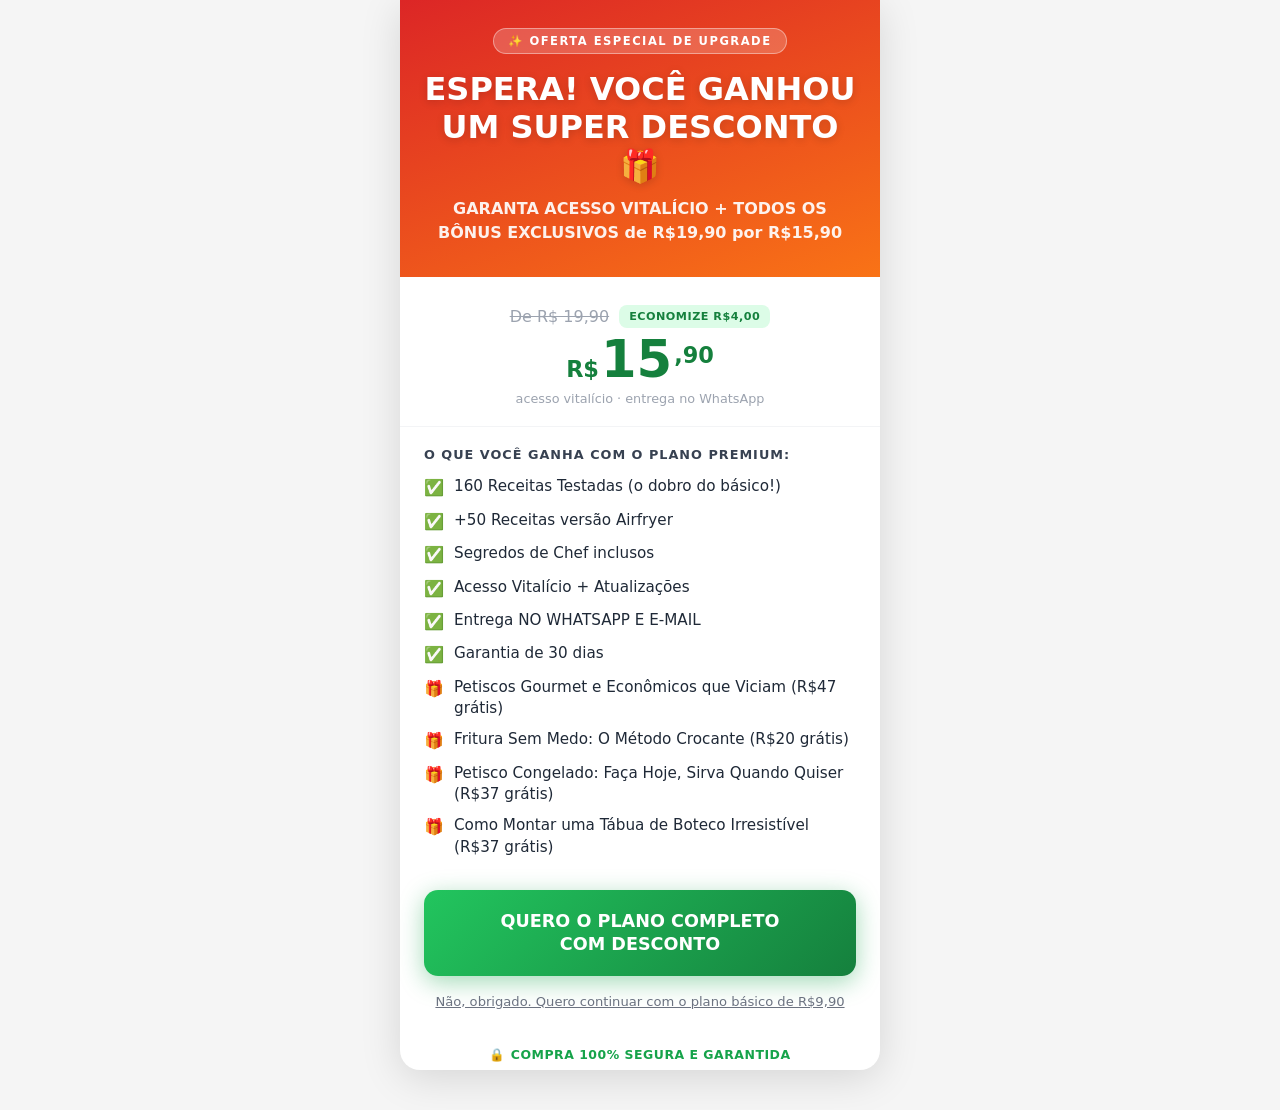
<file: upsell.html>
<!DOCTYPE html>
<html lang="pt-BR">
<head>
  <meta charset="UTF-8" />
  <meta name="viewport" content="width=device-width, initial-scale=1.0" />
  <meta name="theme-color" content="#DC2626" />
  <title>Espera! Oferta Especial — Petiscos de Boteco</title>
  <style>
    *, *::before, *::after { box-sizing: border-box; margin: 0; padding: 0; }

    body {
      font-family: 'Segoe UI', system-ui, -apple-system, sans-serif;
      background: #F5F5F5;
      min-height: 100vh;
      display: flex;
      align-items: flex-start;
      justify-content: center;
      padding: 0 0 40px;
    }

    .card {
      background: #fff;
      width: 100%;
      max-width: 480px;
      border-radius: 0 0 20px 20px;
      overflow: hidden;
      box-shadow: 0 8px 40px rgba(0,0,0,0.13);
    }

    /* ── HEADER ── */
    .header {
      background: linear-gradient(160deg, #DC2626 0%, #F97316 100%);
      padding: 28px 24px 32px;
      text-align: center;
      color: #fff;
    }
    .pill {
      display: inline-block;
      background: rgba(255,255,255,0.2);
      border: 1px solid rgba(255,255,255,0.4);
      border-radius: 20px;
      font-size: 0.72rem;
      font-weight: 800;
      letter-spacing: 1.5px;
      text-transform: uppercase;
      padding: 5px 14px;
      margin-bottom: 16px;
    }
    .header h1 {
      font-size: clamp(1.6rem, 6vw, 2rem);
      font-weight: 900;
      line-height: 1.2;
      margin-bottom: 12px;
      text-shadow: 0 2px 8px rgba(0,0,0,0.15);
    }
    .header p {
      font-size: 1rem;
      opacity: 0.92;
      line-height: 1.5;
    }

    /* ── PRICE ── */
    .price-section {
      padding: 28px 28px 20px;
      text-align: center;
      border-bottom: 1px solid #F3F4F6;
    }
    .price-top-row {
      display: flex;
      align-items: center;
      justify-content: center;
      gap: 10px;
      margin-bottom: 6px;
    }
    .save-tag {
      background: #DCFCE7;
      color: #15803D;
      font-size: 0.7rem;
      font-weight: 900;
      letter-spacing: 0.5px;
      padding: 5px 10px;
      border-radius: 8px;
      text-transform: uppercase;
      white-space: nowrap;
    }
    .price-from {
      font-size: 1rem;
      color: #9CA3AF;
      text-decoration: line-through;
    }
    .price-main {
      display: flex;
      align-items: baseline;
      justify-content: center;
      gap: 2px;
    }
    .price-rs {
      font-size: 1.4rem;
      font-weight: 900;
      color: #15803D;
    }
    .price-num {
      font-size: 3.2rem;
      font-weight: 900;
      color: #15803D;
      line-height: 1;
    }
    .price-cents {
      font-size: 1.4rem;
      font-weight: 900;
      color: #15803D;
      align-self: flex-start;
      margin-top: 8px;
    }
    .price-note {
      font-size: 0.8rem;
      color: #9CA3AF;
      margin-top: 6px;
    }

    /* ── FEATURES ── */
    .features {
      padding: 20px 24px 24px;
    }
    .features-title {
      font-size: 0.8rem;
      font-weight: 800;
      text-transform: uppercase;
      letter-spacing: 1px;
      color: #374151;
      margin-bottom: 14px;
    }
    .feat-list {
      list-style: none;
      padding: 0;
      margin: 0;
      display: flex;
      flex-direction: column;
      gap: 10px;
    }
    .feat-list li {
      list-style: none;
      display: flex;
      align-items: flex-start;
      gap: 10px;
      font-size: 0.95rem;
      color: #1F2937;
      line-height: 1.4;
    }
    .feat-list li .ck {
      font-size: 1rem;
      flex-shrink: 0;
      margin-top: 1px;
    }

    /* ── CTA ── */
    .cta-section {
      padding: 8px 24px 20px;
    }
    .btn-accept {
      display: block;
      width: 100%;
      background: linear-gradient(135deg, #22C55E, #15803D);
      color: #fff;
      text-align: center;
      text-decoration: none;
      font-size: 1.1rem;
      font-weight: 900;
      padding: 20px 16px;
      border-radius: 14px;
      line-height: 1.3;
      box-shadow: 0 6px 24px rgba(22,163,74,0.4);
      transition: transform 0.15s, box-shadow 0.15s;
    }
    .btn-accept:hover {
      transform: translateY(-2px);
      box-shadow: 0 10px 32px rgba(22,163,74,0.55);
    }

    .decline {
      display: block;
      text-align: center;
      margin-top: 16px;
      font-size: 0.82rem;
      color: #6B7280;
      text-decoration: underline;
      cursor: pointer;
      line-height: 1.5;
    }
    .decline:hover { color: #374151; }

    .security {
      text-align: center;
      padding: 16px 24px 8px;
      font-size: 0.78rem;
      font-weight: 700;
      color: #16A34A;
      letter-spacing: 0.5px;
      text-transform: uppercase;
    }
  </style>
  <script>
    function redirectWithParams(destination) {
      var currentParams = window.location.search;
      if (!currentParams) {
        window.location.href = destination;
        return;
      }
      if (destination.indexOf('?') !== -1) {
        window.location.href = destination + '&' + currentParams.substring(1);
      } else {
        window.location.href = destination + currentParams;
      }
    }
  </script>
</head>
<body>

<div class="card">

  <!-- HEADER -->
  <div class="header">
    <div class="pill">✨ Oferta Especial de Upgrade</div>
    <h1>ESPERA! VOCÊ GANHOU UM SUPER DESCONTO 🎁</h1>
    <p><b>GARANTA ACESSO VITALÍCIO + TODOS OS BÔNUS EXCLUSIVOS de R$19,90 por R$15,90</b></p>
  </div>

  <!-- PRICE -->
  <div class="price-section">
    <div class="price-top-row">
      <div class="price-from">De R$ 19,90</div>
      <div class="save-tag">ECONOMIZE R$4,00</div>
    </div>
    <div class="price-main">
      <span class="price-rs">R$</span>
      <span class="price-num">15</span>
      <span class="price-cents">,90</span>
    </div>
    <div class="price-note">acesso vitalício · entrega no WhatsApp</div>
  </div>

  <!-- FEATURES -->
  <div class="features">
    <div class="features-title">O que você ganha com o Plano Premium:</div>
    <ul class="feat-list">
      <li><span class="ck">✅</span> <span>160 Receitas Testadas (o dobro do básico!)</span></li>
      <li><span class="ck">✅</span> <span>+50 Receitas versão Airfryer</span></li>
      <li><span class="ck">✅</span> <span>Segredos de Chef inclusos</span></li>
      <li><span class="ck">✅</span> <span>Acesso Vitalício + Atualizações</span></li>
      <li><span class="ck">✅</span> <span>Entrega NO WHATSAPP E E-MAIL</span></li>
      <li><span class="ck">✅</span> <span>Garantia de 30 dias</span></li>
      <li><span class="ck">🎁</span> <span>Petiscos Gourmet e Econômicos que Viciam (R$47 grátis)</span></li>
      <li><span class="ck">🎁</span> <span>Fritura Sem Medo: O Método Crocante (R$20 grátis)</span></li>
      <li><span class="ck">🎁</span> <span>Petisco Congelado: Faça Hoje, Sirva Quando Quiser (R$37 grátis)</span></li>
      <li><span class="ck">🎁</span> <span>Como Montar uma Tábua de Boteco Irresistível (R$37 grátis)</span></li>
    </ul>
  </div>

  <!-- CTA -->
  <div class="cta-section">
    <a href="https://mundoconhecimento.mycartpanda.com/checkout/210012036:1" class="btn-accept" onclick="event.preventDefault(); redirectWithParams('https://mundoconhecimento.mycartpanda.com/checkout/210012036:1')">
      QUERO O PLANO COMPLETO<br>COM DESCONTO
    </a>

    <a href="https://mundoconhecimento.mycartpanda.com/checkout/209973657:1" class="decline" onclick="event.preventDefault(); redirectWithParams('https://mundoconhecimento.mycartpanda.com/checkout/209973657:1')">
      Não, obrigado. Quero continuar com o plano básico de R$9,90
    </a>
  </div>

  <div class="security">🔒 Compra 100% Segura e Garantida</div>

</div>

</body>
</html>
</file>
<file: style.css>
*, *::before, *::after { box-sizing: border-box; margin: 0; padding: 0; }

:root {
  --orange: #F97316;
  --orange-dark: #EA580C;
  --orange-light: #FED7AA;
  --green: #16A34A;
  --green-dark: #15803D;
  --green-light: #DCFCE7;
  --white: #FFFFFF;
  --off-white: #FFFBF5;
  --gray-light: #F5F5F5;
  --gray: #6B7280;
  --dark: #1A1A1A;
  --dark2: #374151;
}

html { scroll-behavior: smooth; }

body {
  font-family: 'Segoe UI', system-ui, -apple-system, sans-serif;
  background: var(--off-white);
  color: var(--dark);
  line-height: 1.6;
}

/* ── URGENCY BAR ── */
#urgency-bar {
  position: sticky;
  top: 0;
  z-index: 1000;
  background: linear-gradient(90deg, #B91C1C, #DC2626, #B91C1C);
  color: #fff;
  text-align: center;
  padding: 10px 16px;
  font-size: 0.85rem;
  font-weight: 700;
  letter-spacing: 0.3px;
  display: flex;
  align-items: center;
  justify-content: center;
  gap: 8px;
  flex-wrap: nowrap;
}
#urgency-bar span.fire { font-size: 1.1rem; }
.off-pill {
  background: var(--orange);
  color: #fff;
  font-size: 0.75rem;
  font-weight: 900;
  padding: 3px 10px;
  border-radius: 20px;
  letter-spacing: 0.5px;
}
#countdown {
  background: rgba(0,0,0,0.3);
  border-radius: 6px;
  padding: 2px 10px;
  font-size: 1.05rem;
  letter-spacing: 2px;
  font-variant-numeric: tabular-nums;
}

/* ── HELPERS ── */
.container { max-width: 860px; margin: 0 auto; padding: 0 20px; }
.section { padding: 60px 0; }
.section-alt { background: var(--gray-light); }
.section-orange { background: linear-gradient(135deg, #FFF7ED, #FFEDD5); }
.section-dark { background: #0D2200; color: #fff; }

h1, h2, h3 { line-height: 1.25; }

.hl { color: var(--orange); font-weight: 900; }
.hl-green { color: var(--green-dark); font-weight: 900; }

.badge {
  display: block;
  width: fit-content;
  margin: 0 auto 16px;
  background: var(--orange);
  color: #fff;
  font-size: 0.75rem;
  font-weight: 800;
  text-transform: uppercase;
  letter-spacing: 1px;
  padding: 4px 12px;
  border-radius: 20px;
}
.badge-green { background: var(--green); }

/* ── CTA BUTTONS ── */
.btn {
  display: inline-block;
  text-align: center;
  text-decoration: none;
  font-weight: 800;
  border-radius: 10px;
  cursor: pointer;
  border: none;
  transition: transform 0.15s, box-shadow 0.15s;
}
.btn:hover { transform: translateY(-2px); }
.btn-yellow {
  background: linear-gradient(135deg, #22C55E, #16A34A);
  color: #fff;
  padding: 18px 32px;
  font-size: 1.1rem;
  box-shadow: 0 6px 20px rgba(22,163,74,0.4);
}
.btn-yellow:hover { box-shadow: 0 10px 28px rgba(22,163,74,0.55); }
.btn-green {
  background: linear-gradient(135deg, #22C55E, #16A34A);
  color: #fff;
  padding: 18px 32px;
  font-size: 1.1rem;
  box-shadow: 0 6px 20px rgba(22,163,74,0.4);
  animation: pulse 2.5s ease-out infinite;
}
.btn-green:hover { box-shadow: 0 10px 28px rgba(22,163,74,0.55); }
.btn-full { display: block; width: 100%; }

/* ── DOBRA 1 — HERO ── */
#hero {
  background: linear-gradient(160deg, #FFF7ED 0%, #FFEDD5 60%, #FFF7ED 100%);
  color: var(--dark);
  padding: 24px 0 32px;
  text-align: center;
}
#hero .eyebrow {
  color: var(--orange);
  font-size: 0.85rem;
  font-weight: 800;
  text-transform: uppercase;
  letter-spacing: 2px;
  margin-bottom: 20px;
}
#hero h1 {
  font-size: clamp(2rem, 5vw, 3rem);
  font-weight: 900;
  color: var(--dark);
  margin-bottom: 20px;
}
#hero h1 em {
  color: var(--orange);
  font-style: normal;
}
#hero .sub {
  font-size: 1.15rem;
  color: var(--dark2);
  max-width: 640px;
  margin: 0 auto 32px;
}
.price-hero {
  margin: 12px 0 10px;
  display: flex;
  flex-direction: column;
  align-items: center;
  gap: 4px;
}
.price-hero .de {
  font-size: 1rem;
  color: var(--dark2);
}
.price-hero .de .riscado {
  text-decoration: line-through;
  color: #DC2626;
  font-style: normal;
}
.price-hero .por {
  font-size: 2.6rem;
  font-weight: 900;
  color: var(--green);
}
.trust-badges {
  display: flex;
  justify-content: center;
  gap: 10px;
  flex-wrap: nowrap;
  margin-top: 14px;
  font-size: 0.75rem;
  color: var(--dark2);
  font-weight: 600;
  white-space: nowrap;
}
.hero-img {
  margin: 16px auto;
  max-width: 320px;
  width: 100%;
  border-radius: 16px;
  overflow: hidden;
  box-shadow: 0 20px 60px rgba(0,0,0,0.15);
}
.hero-img img {
  width: 100%;
  height: 100%;
  object-fit: cover;
  display: block;
}

/* ── DOBRA 2 — FILTRO ── */
#filtro { padding: 60px 0; background: var(--white); }
#filtro h2 {
  font-size: 1.7rem;
  font-weight: 800;
  margin-bottom: 28px;
  color: var(--dark);
}
#filtro h2 span { color: var(--orange); }
.check-list { list-style: none; display: flex; flex-direction: column; gap: 14px; }
.check-list li {
  display: flex;
  align-items: flex-start;
  gap: 12px;
  font-size: 1.05rem;
  color: var(--dark2);
  background: #F9FAFB;
  border: 1px solid #E5E7EB;
  border-left: 4px solid var(--green);
  border-radius: 8px;
  padding: 14px 16px;
}
.check-list li .icon { font-size: 1.2rem; flex-shrink: 0; margin-top: 1px; }

/* ── DOBRA 3 — ENTREGÁVEIS ── */
#entregaveis { padding: 60px 0; background: linear-gradient(135deg, #FFF7ED, #FFEDD5); }
#entregaveis h2 {
  font-size: 1.8rem;
  font-weight: 900;
  text-align: center;
  margin-bottom: 36px;
}
.features-grid {
  display: flex;
  flex-direction: column;
  gap: 10px;
  max-width: 520px;
  margin: 0 auto;
}
.feature-card {
  display: flex;
  align-items: center;
  gap: 14px;
  background: #fff;
  border-radius: 12px;
  padding: 14px 16px;
  box-shadow: 0 2px 8px rgba(0,0,0,0.06);
  border: 1px solid #E5E7EB;
}
.feature-card .icon { font-size: 1.5rem; flex-shrink: 0; }
.feature-card h3 { font-size: 0.9rem; font-weight: 800; color: var(--dark); margin-bottom: 2px; display: inline; }
.feature-card p { font-size: 0.88rem; color: var(--gray); display: inline; }
.feature-card p::before { content: ' '; }
.feature-card div:last-child { flex: 1; }

/* ── E MUITO MAIS ── */
.e-muito-mais {
  margin-top: 32px;
  background: #ffe4c5;
  border-radius: 20px;
  padding: 36px 28px;
  text-align: center;
  color: #1A1A1A;
  box-shadow: 0 8px 32px rgba(249,115,22,0.35);
  border: 3px solid var(--green);
}
.e-muito-mais h3 {
  font-size: 1.9rem;
  font-weight: 900;
  margin-bottom: 14px;
  letter-spacing: 1px;
}
.e-muito-mais p {
  font-size: 1rem;
  line-height: 1.65;
  margin-bottom: 24px;
  opacity: 0.95;
}

/* ── DOBRA — INDISPENSÁVEL ── */
#indispensavel { padding: 60px 0; background: var(--white); }

.indis-fotos { margin-bottom: 40px; display: flex; flex-direction: column; gap: 12px; }
.foto-grande { border-radius: 14px; overflow: hidden; box-shadow: 0 8px 28px rgba(0,0,0,0.1); }
.foto-grande img { width: 100%; display: block; object-fit: cover; max-height: 380px; }
.fotos-menores { display: grid; grid-template-columns: 1fr 1fr; gap: 12px; }
.fotos-menores img {
  width: 100%;
  height: 160px;
  object-fit: cover;
  border-radius: 12px;
  box-shadow: 0 4px 16px rgba(0,0,0,0.07);
  display: block;
}

.indis-copy { display: flex; flex-direction: column; gap: 20px; }
.indis-chamada {
  font-size: 1.2rem;
  font-weight: 800;
  color: var(--green-dark);
}
.indis-texto {
  font-size: 1rem;
  color: var(--dark2);
  line-height: 1.7;
}
.indis-destaque {
  font-size: 1.15rem;
  font-weight: 800;
  color: var(--orange-dark);
  text-align: center;
  background: linear-gradient(135deg, #FFF7ED, #FFEDD5);
  border-radius: 10px;
  padding: 14px 20px;
  border-left: 4px solid var(--orange);
}
.indis-checks {
  list-style: none;
  display: flex;
  flex-direction: column;
  gap: 12px;
}
.indis-checks li {
  font-size: 1rem;
  color: var(--dark2);
  background: var(--green-light);
  border-left: 4px solid var(--green);
  border-radius: 8px;
  padding: 12px 16px;
}

/* ── DOBRA 4 — AMOSTRAS ── */
#amostras { padding: 60px 0; background: var(--white); }
#amostras h2 {
  font-size: 1.8rem;
  font-weight: 900;
  text-align: center;
  margin-bottom: 8px;
}
#amostras .sub2 {
  text-align: center;
  color: var(--gray);
  margin-bottom: 36px;
}
.recipes-grid {
  display: grid;
  grid-template-columns: repeat(auto-fit, minmax(240px, 1fr));
  gap: 20px;
  margin-bottom: 40px;
}
.recipe-card {
  border-radius: 14px;
  overflow: hidden;
  box-shadow: 0 4px 20px rgba(0,0,0,0.08);
  border: 1px solid #E5E7EB;
  transition: transform 0.2s;
}
.recipe-card:hover { transform: translateY(-4px); }
.recipe-thumb {
  height: 160px;
  overflow: hidden;
}
.recipe-thumb img {
  width: 100%;
  height: 100%;
  object-fit: cover;
  display: block;
}
.recipe-body { padding: 16px; }
.recipe-body h3 { font-size: 1rem; font-weight: 800; margin-bottom: 6px; }
.recipe-meta { display: flex; gap: 8px; flex-wrap: wrap; margin-bottom: 8px; }
.recipe-tag {
  font-size: 0.75rem;
  font-weight: 700;
  padding: 2px 8px;
  border-radius: 20px;
}
.tag-time { background: #FEF3C7; color: #92400E; }
.tag-ing { background: var(--green-light); color: var(--green-dark); }
.recipe-body p { font-size: 0.83rem; color: var(--gray); }

/* ── DOBRA 5 — BÔNUS ── */
#bonus { padding: 60px 0; background: #fff; color: var(--dark); }
#bonus h2 { font-size: 1.8rem; font-weight: 900; text-align: center; margin-bottom: 8px; }
#bonus .subtitle { text-align: center; color: var(--gray); margin-bottom: 36px; font-size: 1rem; }
.bonus-grid {
  display: grid;
  grid-template-columns: repeat(auto-fit, minmax(200px, 1fr));
  gap: 16px;
  margin-bottom: 36px;
}
.bonus-item {
  position: relative;
  display: flex;
  flex-direction: column;
  align-items: center;
  text-align: center;
  background: #F9FAFB;
  border-radius: 12px;
  border-left: 4px solid var(--orange);
  overflow: visible;
}
.bonus-item .bvalue {
  position: absolute;
  top: -14px;
  right: 10px;
  background: #fff;
  border-radius: 8px;
  padding: 4px 10px;
  text-align: center;
  box-shadow: 0 2px 8px rgba(0,0,0,0.2);
}
.bonus-item .bvalue {
  display: flex;
  align-items: center;
  gap: 5px;
}
.bonus-item .bvalue .de { text-decoration: line-through; color: #DC2626; font-size: 0.7rem; font-weight: 700; }
.bonus-item .bvalue .gratis { color: var(--green-dark); font-weight: 900; font-size: 0.7rem; }
.bonus-item .bicon { width: 120px; height: 120px; flex-shrink: 0; border-radius: 10px; overflow: hidden; margin: 20px 0 0 0; }
.bonus-item .bicon img { width: 100%; height: 100%; object-fit: cover; display: block; }
.bonus-item .binfo { padding: 12px 16px 20px; }
.bonus-item .binfo h3 { font-size: 0.95rem; font-weight: 800; margin-bottom: 6px; }
.bonus-item .binfo p { font-size: 0.83rem; color: var(--gray); }
.bonus-total {
  text-align: center;
  background: linear-gradient(135deg, var(--orange), var(--orange-dark));
  border-radius: 12px;
  padding: 20px;
  color: #fff;
}
.bonus-total p { font-size: 0.9rem; margin-bottom: 4px; opacity: 0.85; }
.bonus-total strong { font-size: 1.6rem; font-weight: 900; }

/* ── DOBRA 6 — DEPOIMENTOS ── */
#depoimentos { padding: 60px 0; background: var(--gray-light); }
#depoimentos h2 { font-size: 1.8rem; font-weight: 900; text-align: center; margin-bottom: 36px; }
.testimonials-grid {
  display: flex;
  flex-direction: column;
  gap: 12px;
  max-width: 480px;
  margin: 0 auto;
}
.testimonial {
  background: #fff;
  border-radius: 12px;
  padding: 16px;
  box-shadow: 0 1px 6px rgba(0,0,0,0.08);
  border: 1px solid #E5E7EB;
}
.t-header {
  display: flex;
  align-items: center;
  gap: 10px;
  margin-bottom: 10px;
}
.t-avatar {
  width: 42px; height: 42px;
  border-radius: 50%;
  background: var(--orange-light);
  display: flex; align-items: center; justify-content: center;
  font-size: 1.3rem;
  flex-shrink: 0;
  overflow: hidden;
}
.t-avatar img { width: 100%; height: 100%; object-fit: cover; display: block; }
.t-meta { flex: 1; display: flex; flex-direction: column; }
.t-name { font-weight: 700; font-size: 0.9rem; color: var(--dark); }
.t-time { font-size: 0.75rem; color: var(--gray); }
.t-dots { color: var(--gray); font-size: 1.1rem; letter-spacing: 1px; cursor: default; }
.t-text { font-size: 0.9rem; color: var(--dark2); line-height: 1.55; margin-bottom: 12px; }
.t-footer {
  display: flex;
  align-items: center;
  gap: 16px;
  font-size: 0.8rem;
  color: var(--gray);
  border-top: 1px solid #F3F4F6;
  padding-top: 10px;
}
.t-likes { color: #E11D48; font-weight: 700; margin-right: 4px; }
.t-footer span:not(.t-likes) { cursor: default; }
.t-footer span:not(.t-likes):hover { color: var(--dark); }

/* ── DOBRA 7 — PLANOS ── */
#planos { padding: 70px 0; background: linear-gradient(135deg, #FFF7ED, #FFEDD5); }
#planos h2 { font-size: 1.8rem; font-weight: 900; text-align: center; margin-bottom: 8px; }
#planos .subtitle { text-align: center; color: var(--gray); margin-bottom: 40px; }
.plans-grid {
  display: grid;
  grid-template-columns: repeat(auto-fit, minmax(290px, 1fr));
  gap: 24px;
  align-items: stretch;
  padding-top: 20px;
}
.plan-card {
  background: #fff;
  border-radius: 20px;
  overflow: hidden;
  box-shadow: 0 8px 32px rgba(0,0,0,0.1);
  border: 2px solid transparent;
  display: flex;
  flex-direction: column;
}
.plan-card.featured {
  border-color: var(--green);
  transform: scale(1.03);
  box-shadow: 0 12px 48px rgba(22,163,74,0.2);
  position: relative;
  overflow: visible;
}
.plan-card.featured .plan-header {
  border-radius: 18px 18px 0 0;
}
.plan-header {
  padding: 24px 24px 20px;
  text-align: center;
}
.plan-card:not(.featured) .plan-header { background: #F9FAFB; }
.plan-card.featured .plan-header { background: linear-gradient(135deg, var(--green), var(--green-dark)); color: #fff; }
.plan-badge {
  position: absolute;
  top: 0;
  left: 50%;
  transform: translate(-50%, -50%);
  background: var(--orange);
  color: #fff;
  font-size: 0.75rem;
  font-weight: 900;
  text-transform: uppercase;
  letter-spacing: 1px;
  padding: 7px 18px;
  border-radius: 20px;
  white-space: nowrap;
  z-index: 10;
  box-shadow: 0 4px 12px rgba(249,115,22,0.5);
}
.plan-name { font-size: 1.3rem; font-weight: 900; margin-bottom: 4px; }
.plan-desc { font-size: 0.85rem; opacity: 0.75; margin-bottom: 16px; }
.plan-price .from { text-decoration: line-through; opacity: 0.55; font-size: 0.9rem; }
.plan-price .amount { font-size: 2.8rem; font-weight: 900; line-height: 1; color: var(--green); }
.plan-price .cents { font-size: 1.4rem; font-weight: 900; vertical-align: top; margin-top: 6px; display: inline-block; color: var(--green); }
.plan-card.featured .plan-price .amount,
.plan-card.featured .plan-price .cents { color: #fff; }
.plan-price .period { font-size: 0.8rem; opacity: 0.7; }
.plan-features {
  padding: 24px;
  flex: 1;
  display: flex;
  flex-direction: column;
  gap: 12px;
}
.plan-feature {
  display: flex;
  align-items: center;
  gap: 10px;
  font-size: 0.9rem;
  color: var(--dark2);
}
.plan-feature .picon { font-size: 1rem; flex-shrink: 0; }
.plan-feature.missing { opacity: 0.4; }
.plan-feature.missing .picon::before { content: '✗'; }
.plan-cta { padding: 0 24px 28px; }
.anchor-text {
  text-align: center;
  margin-top: 24px;
  background: #fff;
  border-radius: 12px;
  padding: 18px 24px;
  font-size: 0.95rem;
  color: var(--dark2);
  border-left: 4px solid var(--orange);
  box-shadow: 0 2px 8px rgba(0,0,0,0.06);
}
.anchor-text strong { color: var(--orange-dark); }

/* ── DOBRA 8 — GARANTIA ── */
#garantia { padding: 60px 0; background: var(--white); }
.garantia-inner {
  display: flex;
  align-items: center;
  gap: 32px;
  background: linear-gradient(135deg, #F0FDF4, #DCFCE7);
  border-radius: 20px;
  padding: 40px;
  border: 2px solid var(--green);
  flex-wrap: wrap;
}
.garantia-badge {
  width: 130px;
  height: 130px;
  flex-shrink: 0;
}
.garantia-badge img {
  width: 100%;
  height: 100%;
  object-fit: contain;
}
.garantia-text h2 { font-size: 1.5rem; font-weight: 900; margin-bottom: 10px; color: var(--green-dark); }
.garantia-text p { color: var(--dark2); font-size: 0.97rem; }

/* ── DOBRA 9 — FAQ ── */
#faq { padding: 60px 0; background: var(--gray-light); }
#faq h2 { font-size: 1.8rem; font-weight: 900; text-align: center; margin-bottom: 36px; }
.faq-list { display: flex; flex-direction: column; gap: 12px; }
.faq-item {
  background: #fff;
  border-radius: 12px;
  border: 1px solid #E5E7EB;
  overflow: hidden;
}
.faq-q {
  width: 100%;
  background: none;
  border: none;
  text-align: left;
  padding: 18px 20px;
  font-size: 0.97rem;
  font-weight: 700;
  color: var(--dark);
  cursor: pointer;
  display: flex;
  justify-content: space-between;
  align-items: center;
  gap: 12px;
  font-family: inherit;
}
.faq-q .arrow { transition: transform 0.25s; font-size: 0.8rem; color: var(--orange); flex-shrink: 0; }
.faq-item.open .faq-q .arrow { transform: rotate(180deg); }
.faq-a {
  max-height: 0;
  overflow: hidden;
  transition: max-height 0.3s ease;
  font-size: 0.92rem;
  color: var(--dark2);
}
.faq-item.open .faq-a { max-height: 400px; }
.faq-a-inner { padding: 14px 20px 18px; border-top: 1px solid #F3F4F6; }

/* ── FOOTER CTA ── */
#footer-cta {
  padding: 60px 0;
  background: linear-gradient(135deg, #0D2200, #1E5C00);
  text-align: center;
  color: #fff;
}
#footer-cta h2 { font-size: 1.8rem; font-weight: 900; margin-bottom: 12px; }
#footer-cta p { color: #D1D5DB; margin-bottom: 28px; font-size: 1rem; }

/* ── FOOTER ── */
footer {
  background: #0A1A00;
  color: #6B7280;
  text-align: center;
  padding: 28px 20px;
  font-size: 0.82rem;
}
footer a { color: #9CA3AF; text-decoration: none; }

/* ── RESPONSIVE ── */
@media (max-width: 600px) {
  .garantia-inner { flex-direction: column; text-align: center; }
  .plan-card.featured { transform: none; }
  #hero h1 { font-size: 1.75rem; }
  .bonus-item { flex-wrap: wrap; }
  .bonus-item .bvalue { flex: auto; }
}

/* ── PULSE ANIMATION FOR CTA ── */
@keyframes pulse {
  0%   { box-shadow: 0 6px 20px rgba(22,163,74,0.4), 0 0 0 0 rgba(22,163,74,0.35); }
  70%  { box-shadow: 0 6px 20px rgba(22,163,74,0.4), 0 0 0 10px rgba(22,163,74,0); }
  100% { box-shadow: 0 6px 20px rgba(22,163,74,0.4), 0 0 0 0 rgba(22,163,74,0); }
}
.btn-pulse { animation: pulse 2.5s ease-out infinite; }

/* ── PERFORMANCE ── */
#filtro, #entregaveis, #indispensavel, #amostras,
#bonus, #depoimentos, #planos, #garantia, #faq, #footer-cta {
  content-visibility: auto;
  contain-intrinsic-size: 0 700px;
}
.hero-img { aspect-ratio: 4 / 3; max-height: 260px; }
.foto-grande img { aspect-ratio: 16 / 9; }

/* ── DIVIDER ── */
.divider {
  height: 4px;
  background: linear-gradient(90deg, var(--orange), var(--green), var(--orange));
}
</file>
